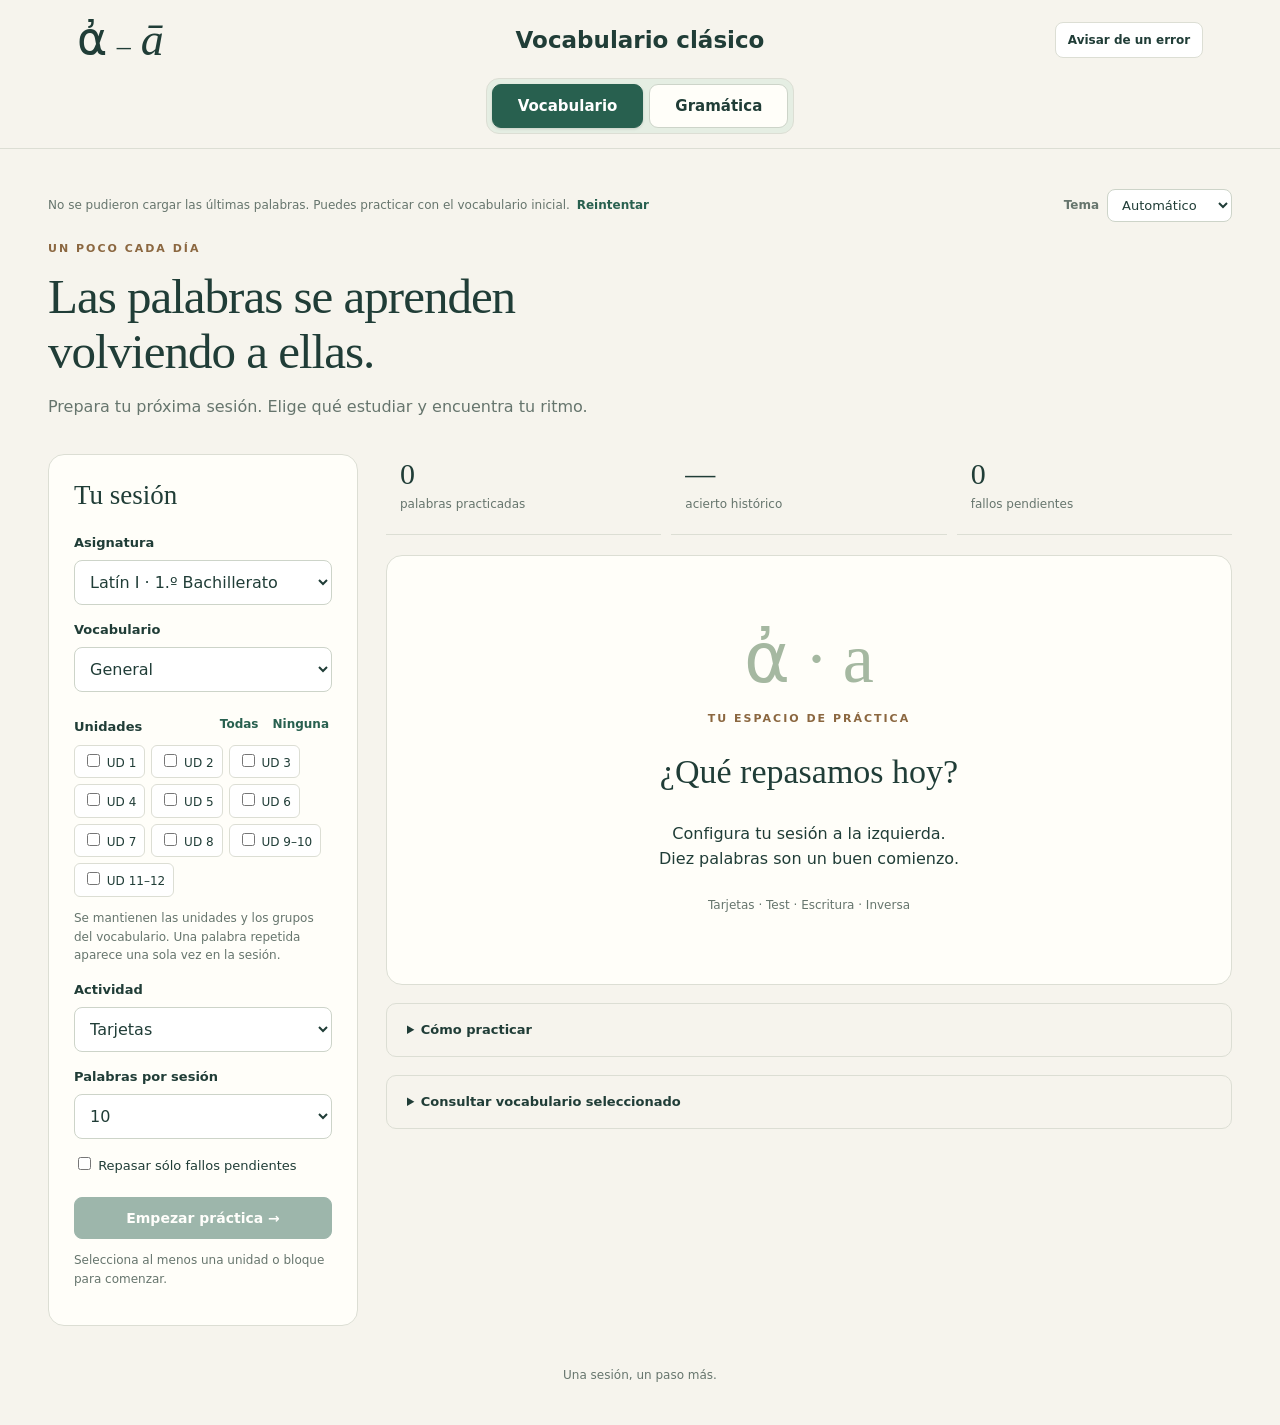
<file: index.html>
<!doctype html><html lang="es"><meta charset="utf-8"><meta name="viewport" content="width=device-width,initial-scale=1"><meta name="description" content="Practica el vocabulario original de Latín y Griego por unidades, con tarjetas, test y traducción."><link rel="icon" href="icons/favicon.ico?v=1" sizes="any"><link rel="icon" href="icons/favicon.svg?v=1" type="image/svg+xml"><link rel="apple-touch-icon" href="icons/apple-touch-icon.png"><meta name="theme-color" content="#203d37"><title>Vocabulario clásico · Tu espacio de práctica</title><script src="theme.js?v=1"></script><link rel="stylesheet" href="style.css?v=20261109-tabs1"><script src="data.js?v=20261112-atico1" defer></script><script src="scope.js?v=20261112" defer></script><script src="choice.js?v=20261112" defer></script><script src="app.js?v=20261112" defer></script><script src="config.js" defer></script><script src="teacher.js?v=20261113-alumnos" defer></script><body><header><a href="./" class="brand" aria-label="Inicio"><span class="brand-mark" lang="grc" aria-hidden="true">ἀ</span><span class="brand-dash" aria-hidden="true">–</span><span class="brand-latin" lang="la" aria-hidden="true">ā</span></a><a href="./" class="header-title">Vocabulario clásico</a><div class="header-actions"><button id="open-report" type="button">Avisar de un error</button></div><nav class="topnav" aria-label="Secciones de estudio"><a class="study-tab" href="./" aria-current="page">Vocabulario</a><a class="study-tab" href="gramatica.html">Gramática</a></nav></header><main><div class="page-toolbar"><p id="cloud-status" class="small" role="status">Cargando las últimas palabras…</p><div class="theme-picker"><label for="theme-select">Tema</label><select id="theme-select"><option value="system">Automático</option><option value="light">Claro</option><option value="dark">Oscuro</option></select></div></div><section class="intro"><p class="eyebrow">UN POCO CADA DÍA</p><h1>Las palabras se aprenden<br>volviendo a ellas.</h1><p>Prepara tu próxima sesión. Elige qué estudiar y encuentra tu ritmo.</p></section><div class="layout"><aside class="panel"><h2>Tu sesión</h2><label for="subject">Asignatura</label><select id="subject"><option value="lat1">Latín I · 1.º Bachillerato</option><option value="lat2">Latín II · 2.º Bachillerato</option><option value="lat4">Latín · 4.º ESO</option><option value="gr1">Griego I (ático) · Bachillerato</option></select><label for="corpus">Vocabulario</label><select id="corpus"><option value="general">General</option><option value="examen">Sólo de examen</option></select><div class="unithead"><label id="unit-label">Unidades</label><button id="all" class="text">Todas</button><button id="none" class="text">Ninguna</button></div><div id="units" class="units"></div><p id="scope" class="small"></p><label for="activity">Actividad</label><select id="activity"><option value="cards">Tarjetas</option><option value="choice">Opción múltiple</option><option value="write">Escritura de traducción</option><option value="inverse">Inversa · español → lengua clásica</option><option value="random">Examen aleatorio</option></select><label for="length">Palabras por sesión</label><select id="length"><option>10</option><option>20</option><option>50</option><option value="all">Todas las seleccionadas</option></select><label class="check"><input id="errors" type="checkbox"> Repasar sólo fallos pendientes</label><button id="start" class="primary">Empezar práctica →</button><p id="available" class="small" aria-live="polite"></p></aside><section><div class="stats"><div><b id="learned">0</b><span>palabras practicadas</span></div><div><b id="accuracy">—</b><span>acierto histórico</span></div><div><b id="pending">0</b><span>fallos pendientes</span></div></div><article id="practice" class="practice" aria-live="polite"></article><details class="help"><summary>Cómo practicar</summary><p>1. Selecciona asignatura, general o examen y marca explícitamente una o varias unidades (al entrar no hay ninguna marcada). 2. Elige actividad y pulsa Empezar. 3. Tras corregir, pulsa Siguiente. Los fallos se guardan para repasarlos después. El botón Todas incluye también los bloques sin unidad acreditada, si los hay.</p><p>Las tarjetas se autoevalúan. Escritura acepta cualquiera de los sinónimos incluidos en el vocabulario, mayúsculas, tildes y variantes de género como bueno/buena. No se exige escribir todas las acepciones. En inversa basta el lema; en griego se ignoran acentos y espíritus. No se aceptan aproximaciones por semejanza que puedan confundir palabras distintas.</p><p>Progreso y fallos se guardan en este navegador y dispositivo. No se sincronizan entre dispositivos. Una respuesta correcta elimina ese fallo pendiente. Al cambiar de asignatura se desmarcan las unidades; al pasar entre General y Examen sólo se conservan las que coincidan. Cambiar la selección o el repaso de fallos cancela la sesión en curso para impedir que sigan apareciendo palabras del filtro anterior.</p><p>Las palabras repetidas se presentan una sola vez y conservan sus unidades y acepciones. Las entradas sin traducción no se incluyen en los ejercicios.</p><p>En Griego general, 148 entradas tienen correspondencia con las unidades de examen y 184 quedan sin unidad acreditada. Los grupos de unidades se mantienen unidos; no se asignan unidades por traducción o parecido ortográfico.</p><button id="export" class="secondary">Exportar progreso</button> <label class="import">Importar progreso <input type="file" id="import" accept="application/json"></label><p id="storage" role="status"></p></details><details class="help"><summary>Consultar vocabulario seleccionado</summary><label for="search">Buscar forma o traducción</label><input id="search" placeholder="Escribe una palabra…"><div id="dictionary"></div></details></section></div><footer>Una sesión, un paso más.</footer></main><dialog id="report-dialog" aria-labelledby="report-title"></dialog></body></html>
</file>
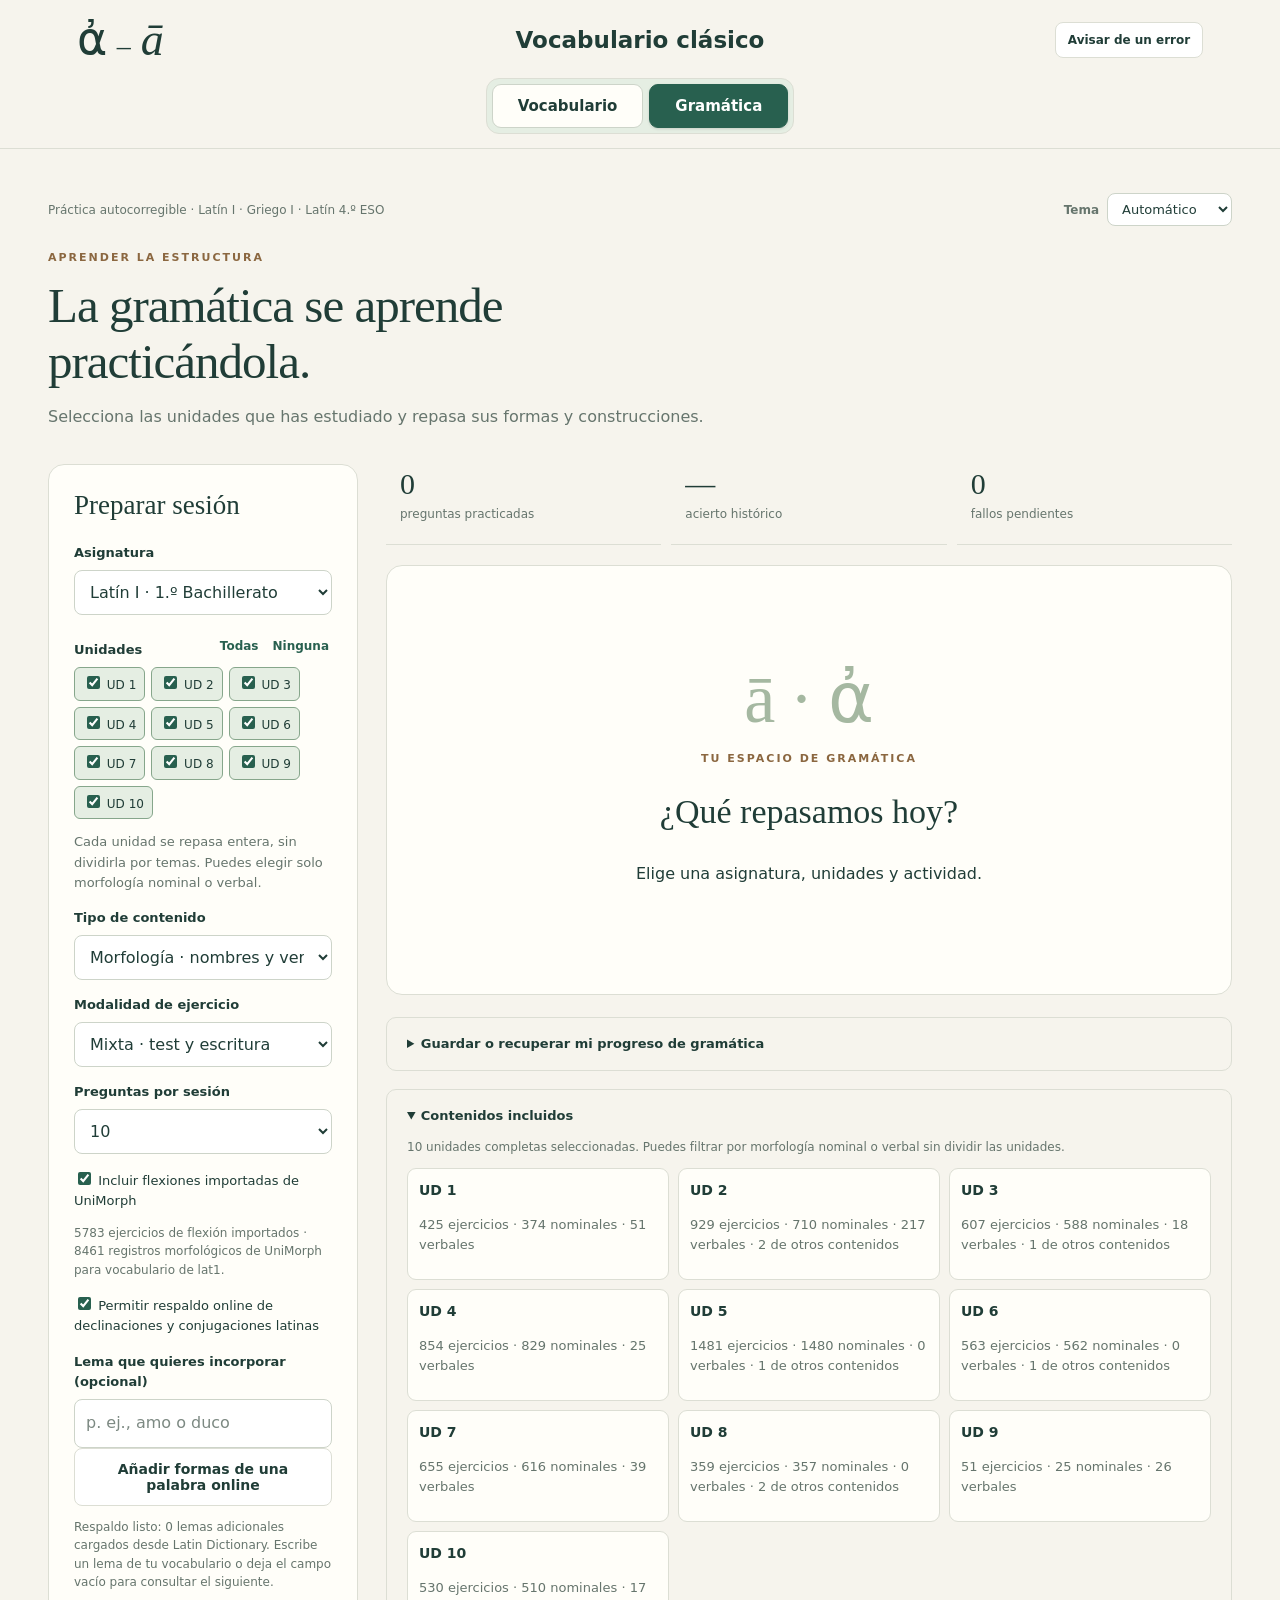
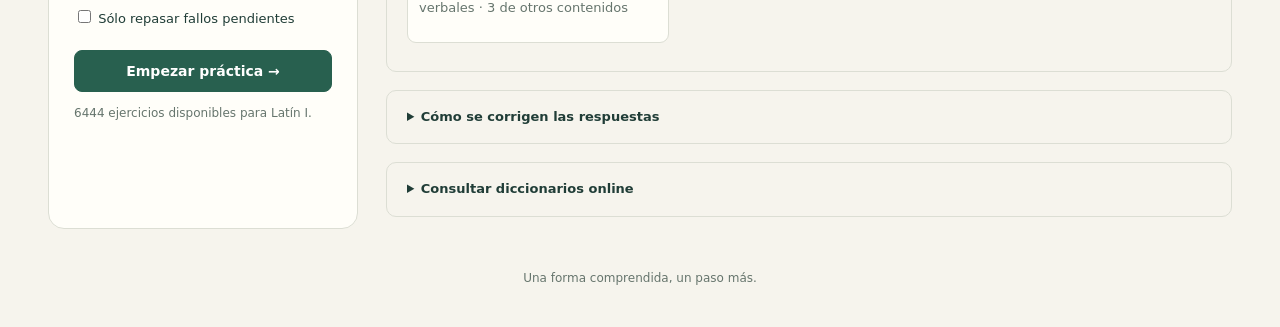
<file: gramatica.html>
<!doctype html>
<html lang="es"><head><meta charset="utf-8"><meta name="viewport" content="width=device-width,initial-scale=1">
<meta name="description" content="Ejercicios autocorregibles de gramática de Latín I, Griego I y Latín de 4.º ESO por unidades.">
<title>Repaso de gramática · Vocabulario clásico</title>
<link rel="icon" href="icons/favicon.svg" type="image/svg+xml">
<script src="theme.js"></script>
<link rel="stylesheet" href="style.css?v=20261109-tabs1">
<link rel="stylesheet" href="gramatica.css?v=1">
<script src="data.js?v=20261112-atico1" defer></script>
<script src="gramatica-contenidos.js" defer></script>
<script src="gramatica-enunciados.js?v=1" defer></script>
<script src="gramatica-paradigmas.js" defer></script>
<script src="gramatica-latin-imperfectos.js?v=1" defer></script>
<script src="gramatica-griego-ampliacion.js?v=1" defer></script>
<script src="gramatica-importada.js?v=3" defer></script>
<script src="gramatica-respaldo-online.js?v=1" defer></script>
<script src="gramatica.js?v=5" defer></script>
<script src="gramatica-progreso.js?v=20261120" defer></script>
<script src="config.js" defer></script>
<script src="gramatica-admin.js?v=20261113-avisos" defer></script>
</head><body>
<header><a href="./" class="brand" aria-label="Inicio"><span class="brand-mark" lang="grc">ἀ</span><span class="brand-dash">–</span><span class="brand-latin" lang="la">ā</span></a><a href="./" class="header-title">Vocabulario clásico</a>
<div class="header-actions"><button id="open-report" type="button">Avisar de un error</button></div>
<nav class="topnav" aria-label="Secciones de estudio"><a class="study-tab" href="./">Vocabulario</a><a class="study-tab" href="gramatica.html" aria-current="page">Gramática</a></nav></header>
<main>
<div class="page-toolbar"><p class="small">Práctica autocorregible · Latín I · Griego I · Latín 4.º ESO</p><div class="theme-picker"><label for="theme-select">Tema</label><select id="theme-select"><option value="system">Automático</option><option value="light">Claro</option><option value="dark">Oscuro</option></select></div></div>
<section class="intro"><p class="eyebrow">APRENDER LA ESTRUCTURA</p><h1>La gramática se aprende<br>practicándola.</h1><p>Selecciona las unidades que has estudiado y repasa sus formas y construcciones.</p></section>
<div class="layout"><aside class="panel">
<h2>Preparar sesión</h2>
<label for="subject">Asignatura</label><select id="subject"><option value="lat1">Latín I · 1.º Bachillerato</option><option value="gr1">Griego I · 1.º Bachillerato</option><option value="lat4">Latín · 4.º ESO</option></select>
<div class="unithead"><label id="unit-label">Unidades</label><button id="all" class="text" type="button">Todas</button><button id="none" class="text" type="button">Ninguna</button></div><div id="units" class="units" role="group" aria-labelledby="unit-label"></div>
<p class="notice">Cada unidad se repasa entera, sin dividirla por temas. Puedes elegir solo morfología nominal o verbal.</p>
<label for="category">Tipo de contenido</label><select id="category"><option value="Morfología" selected>Morfología · nombres y verbos</option><option value="all">Todos · mezclados</option><option value="Morfología nominal">Morfología nominal</option><option value="Morfología verbal">Morfología verbal</option><option value="Sintaxis">Sintaxis</option><option value="Conceptos">Fundamentos / conceptos</option></select>
<label for="answer-mode">Modalidad de ejercicio</label><select id="answer-mode"><option value="all">Mixta · test y escritura</option><option value="choice">Test de reconocimiento</option><option value="write">Escritura de flexiones</option></select>
<label for="length">Preguntas por sesión</label><select id="length"><option>10</option><option>20</option><option>50</option><option value="all">Todas las disponibles</option></select>
<label class="check"><input id="include-imported" type="checkbox" checked> Incluir flexiones importadas de UniMorph</label>
<p id="imported-status" class="small" aria-live="polite">Buscando índices de UniMorph…</p>
<label class="check"><input id="include-online" type="checkbox" checked> Permitir respaldo online de declinaciones y conjugaciones latinas</label>
<label for="online-lemma">Lema que quieres incorporar (opcional)</label><input id="online-lemma" type="text" maxlength="60" autocomplete="off" placeholder="p. ej., amo o duco">
<button type="button" id="online-add">Añadir formas de una palabra online</button>
<p id="online-status" class="small" aria-live="polite">Respaldo disponible previa consulta, sin modificar los ejercicios locales.</p>
<details id="online-attribution" class="help" hidden><summary>Fuente y atribución de las formas consultadas</summary><p id="online-attribution-text" class="small"></p></details>
<label class="check"><input id="errors" type="checkbox"> Sólo repasar fallos pendientes</label>
<button type="button" id="start" class="primary" disabled>Empezar práctica →</button>
<p id="available" class="small" role="status" aria-live="polite"></p>
</aside>
<section>
<div class="stats"><div><b id="learned">0</b><span>preguntas practicadas</span></div><div><b id="accuracy">—</b><span>acierto histórico</span></div><div><b id="pending">0</b><span>fallos pendientes</span></div></div>
<article id="practice" class="practice" aria-live="polite">
<div class="empty-symbol">ā · ἀ</div><p class="eyebrow">TU ESPACIO DE GRAMÁTICA</p><h2>¿Qué repasamos hoy?</h2><p>Elige una asignatura, unidades y actividad.</p></article>
<div class="grammar-help">
<details class="help" open><summary>Contenidos incluidos</summary><p id="topic-summary" class="small"></p><div id="outline"></div></details>
<details class="help"><summary>Cómo se corrigen las respuestas</summary>
<p>Los ejercicios de test se corrigen según soluciones y análisis gramaticales definidos. En la escritura de declinaciones y conjugaciones se comparan las formas de paradigmas revisables, no se predice una respuesta por semejanza ortográfica.</p>
<p>Se aceptan tildes y macrones latinos opcionales; en griego no se exigen acentos ni espíritus, pero se distingue la iota suscrita. También se admiten las variantes de ν móvil expresamente indicadas. Las formas ambiguas no se emplean en preguntas de análisis único.</p>
<p>Las flexiones de UniMorph son importadas mediante un proceso completo de lectura de los corpus originales y filtradas por los lemas del vocabulario del curso, por la unidad de adquisición y por la unidad de introducción del contenido gramatical. En las respuestas griegas la iota suscrita se mantiene diferenciada; no se aplican formas inventadas.</p><p>Las unidades se estudian completas y la UD 0 no se ofrece. Los enunciados completos se toman del vocabulario docente cuando están disponibles. El temario y la distribución proceden del documento aportado para los tres cursos. Las preguntas son ejemplos didácticos creados a partir de esos epígrafes, no una transcripción del libro de teoría. Un tema está representado en el banco aunque no estén cubiertas todas las formas de todos los lemas.</p>
<p>Los resultados se guardan solo en este navegador y no se transmiten a un servidor. También puedes usar el <a href="morfologia.html">ejercicio complementario de verbos latinos</a> conectado al banco del generador de exámenes.</p>
</details>
<details class="help"><summary>Consultar diccionarios online</summary>
<p>Consulta complementaria para formas aún no incorporadas a la autocorrección. El resultado se abre en la página del diccionario, no modifica las respuestas de los ejercicios.</p>
<p><a href="https://outils.biblissima.fr/fr/collatinus-web/" target="_blank" rel="noopener noreferrer">Collatinus · latín</a> · <a href="https://outils.biblissima.fr/en/eulexis-web/" target="_blank" rel="noopener noreferrer">Eulexis · griego</a> · <a href="https://logeion.uchicago.edu/" target="_blank" rel="noopener noreferrer">Logeion · léxico latino y griego</a></p>
<p class="small">El respaldo opcional de ejercicios latinos consulta las tablas estructuradas de Latin Dictionary, comprueba el enunciado del vocabulario y muestra sus preguntas con la misma tarjeta y corrección que el banco local. Los enlaces a Collatinus, Eulexis y Logeion son referencias externas, no fuentes de corrección automática.</p><p class="small">Fuente del respaldo: <a href="https://latindictionary.co/docs/api" target="_blank" rel="noopener noreferrer">Latin Dictionary API</a>; datos lexicográficos de Wikcionario y Perseus, entre otras fuentes, con atribución y licencias indicadas por su proveedor.</p>
</details>
</div>
</section></div><footer>Una forma comprendida, un paso más.</footer>
</main><dialog id="report-dialog" aria-labelledby="report-title"></dialog></body></html>
</file>
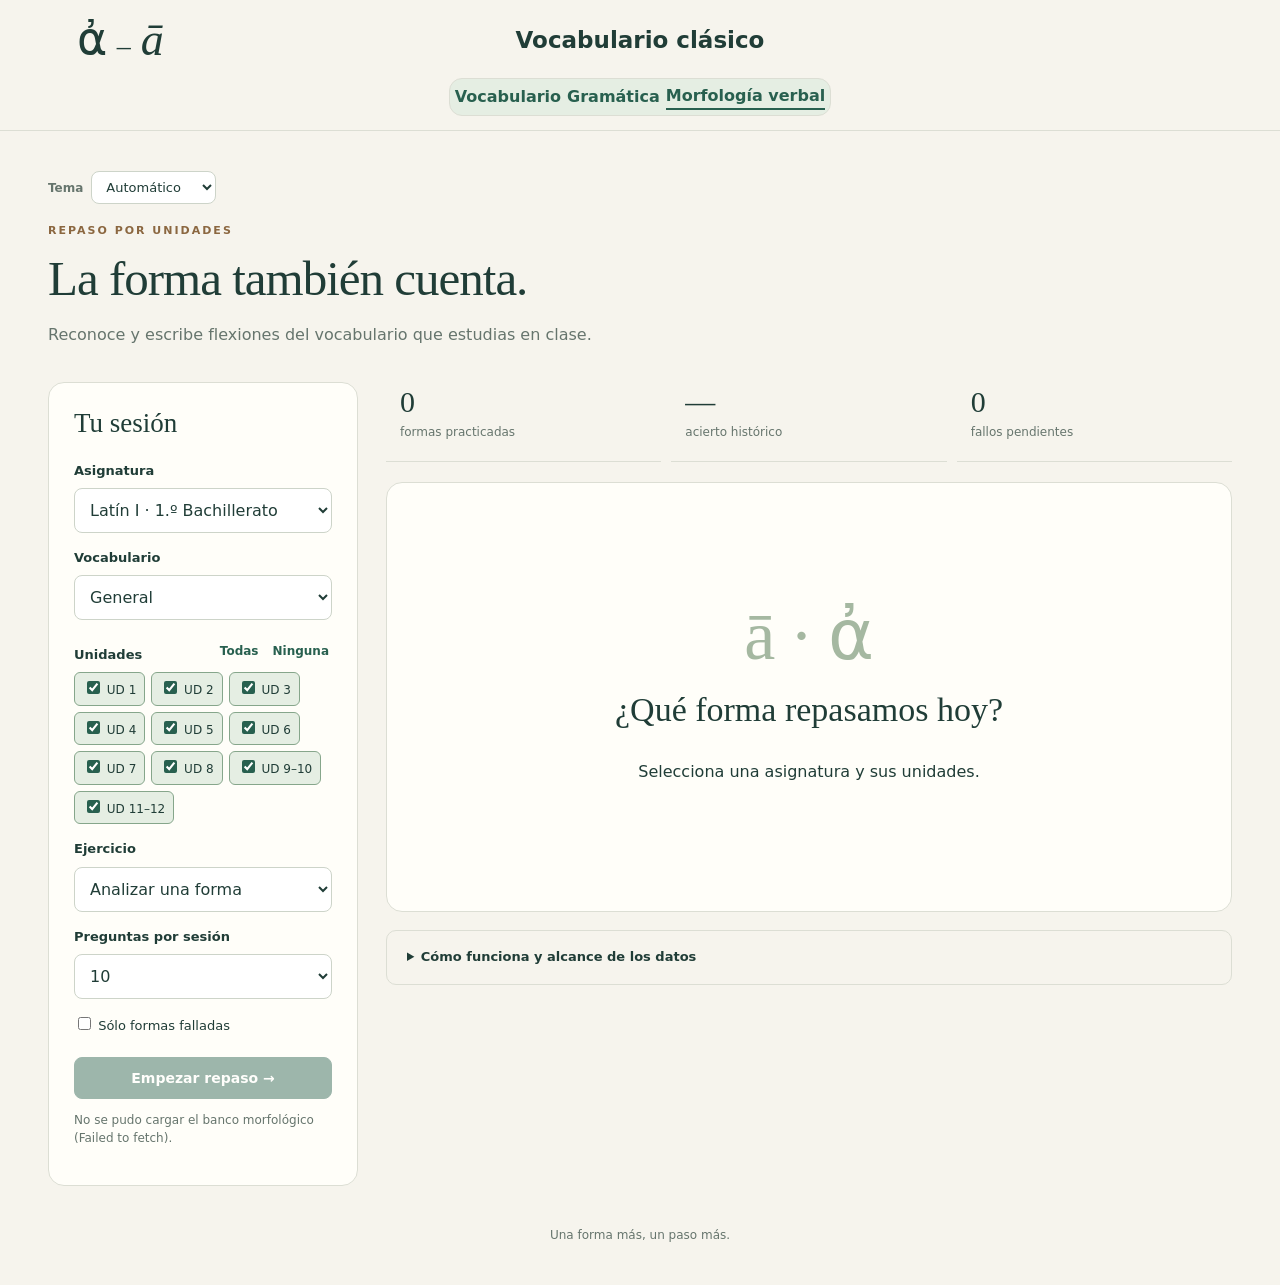
<file: morfologia.html>
<!doctype html>
<html lang="es"><head><meta charset="utf-8"><meta name="viewport" content="width=device-width,initial-scale=1">
<meta name="description" content="Repasa la morfología latina por unidades mediante ejercicios autocorregibles.">
<title>Repaso de morfología · Vocabulario clásico</title>
<link rel="icon" href="icons/favicon.svg" type="image/svg+xml"><script src="theme.js"></script>
<link rel="stylesheet" href="style.css?v=20261108-theme1">
<link rel="stylesheet" href="morfologia.css?v=1">
<script src="data.js?v=20261112-atico1" defer></script><script src="morfologia.js?v=1" defer></script>
</head><body>
<header><a href="./" class="brand" aria-label="Inicio"><span class="brand-mark" lang="grc">ἀ</span><span class="brand-dash">–</span><span class="brand-latin" lang="la">ā</span></a><a href="./" class="header-title">Vocabulario clásico</a><nav class="topnav"><a href="./">Vocabulario</a><a href="gramatica.html">Gramática</a><a href="morfologia.html" aria-current="page">Morfología verbal</a></nav></header>
<main><div class="page-toolbar"><div class="theme-picker"><label for="theme-select">Tema</label><select id="theme-select"><option value="system">Automático</option><option value="light">Claro</option><option value="dark">Oscuro</option></select></div></div>
<section class="intro"><p class="eyebrow">REPASO POR UNIDADES</p><h1>La forma también cuenta.</h1><p>Reconoce y escribe flexiones del vocabulario que estudias en clase.</p></section>
<div class="layout"><aside class="panel"><h2>Tu sesión</h2>
<label for="subject">Asignatura</label><select id="subject"><option value="lat1">Latín I · 1.º Bachillerato</option><option value="lat2">Latín II · 2.º Bachillerato</option><option value="lat4">Latín · 4.º ESO</option><option value="gr1">Griego I · Bachillerato</option></select>
<label for="corpus">Vocabulario</label><select id="corpus"><option value="general">General</option><option value="examen">Sólo de examen</option></select>
<div class="unithead"><label id="unit-label">Unidades</label><button id="all" type="button" class="text">Todas</button><button id="none" type="button" class="text">Ninguna</button></div><div id="units" class="units"></div>
<label for="activity">Ejercicio</label><select id="activity"><option value="analyze">Analizar una forma</option><option value="produce">Escribir la flexión</option><option value="mixed">Mixto</option></select>
<label for="length">Preguntas por sesión</label><select id="length"><option>10</option><option>20</option><option>50</option><option value="all">Todas las disponibles</option></select>
<label class="check"><input id="errors" type="checkbox"> Sólo formas falladas</label>
<button id="start" class="primary" type="button" disabled>Empezar repaso →</button><p id="available" class="small" role="status"></p></aside>
<section><div class="stats"><div><b id="learned">0</b><span>formas practicadas</span></div><div><b id="accuracy">—</b><span>acierto histórico</span></div><div><b id="pending">0</b><span>fallos pendientes</span></div></div>
<article id="practice" class="practice" aria-live="polite"><div class="empty-symbol">ā · ἀ</div><h2>¿Qué forma repasamos hoy?</h2><p>Selecciona una asignatura y sus unidades.</p></article>
<details class="help"><summary>Cómo funciona y alcance de los datos</summary>
<p>Los ejercicios se construyen sólo con formas de un banco morfológico publicado que coinciden con lemas del vocabulario seleccionado. La selección de unidades procede de esta web, no se deduce por semejanza con otras palabras.</p>
<p>Esta versión utiliza las formas verbales latinas clasificadas del <a href="https://github.com/ArchaiosMagister/GeneradorExamenes">Generador de exámenes</a>, procedentes de UniMorph. Se limita a formas personales del presente de indicativo activo; no afirma disponer de paradigmas nominales ni griegos cuando aún faltan los índices.</p>
<p>En la escritura se aceptan formas gráficas con o sin macrones. En el análisis se excluyen formas con rasgos contradictorios para un mismo lema. Los fallos y aciertos se guardan únicamente en este navegador.</p>
<p><a href="https://github.com/unimorph/lat">Fuente original: UniMorph Latin</a>. Consulta la procedencia y condiciones de reutilización de estos datos antes de redistribuirlos.</p></details></section></div>
<footer>Una forma más, un paso más.</footer></main></body></html>
</file>
<file: style.css>
:root{color-scheme:light;--ink:#203d37;--green:#28604f;--paper:#f6f4ed;--line:#dcded4;--muted:#66756d;--surface:#fffef9;--control:#fff;--control-line:#cdd4c9;--primary-text:#fff;--accent:#8b6740;--selected:#e5eee3;--selected-line:#86a68b;--success:#edf2e7;--error:#f8eae1;--error-ink:#8a3022;--track:#e7eadf;--bar:#7d9b69;--badge:#dfeade;--symbol:#a5b8a1}*{box-sizing:border-box}body{margin:0;background:var(--paper);color:var(--ink);font:16px/1.55 system-ui,sans-serif}header{height:84px;border-bottom:1px solid var(--line);display:flex;align-items:center;justify-content:space-between;padding:0 6%}.brand{font:38px Georgia;color:var(--ink);text-decoration:none;display:flex;gap:15px;align-items:center}.brand span{font:600 19px system-ui}.tag,.eyebrow{font-size:11px;letter-spacing:2px;font-weight:700}main{max-width:1240px;margin:auto;padding:40px 28px}.intro{margin:0 0 34px}.eyebrow{color:var(--accent)}h1{font:normal clamp(32px,4vw,49px)/1.13 Georgia;margin:12px 0 16px;letter-spacing:-1px}.intro p:last-child{color:var(--muted)}h2{font:normal 27px Georgia;margin:0 0 22px}.layout{display:grid;grid-template-columns:310px 1fr;gap:28px}.panel{background:var(--surface);border:1px solid var(--line);border-radius:16px;padding:25px}label{display:block;font-size:13px;font-weight:650;margin:15px 0 7px}select,input:not([type=checkbox]):not([type=file]){width:100%;font:inherit;border:1px solid var(--control-line);border-radius:8px;padding:11px;background:var(--control);color:var(--ink)}button{cursor:pointer;font:600 14px system-ui;border-radius:8px;padding:12px 18px;border:1px solid var(--line);background:var(--control);color:var(--ink)}button:hover{filter:brightness(.96)}button:focus-visible,a:focus-visible,input:focus-visible,select:focus-visible,summary:focus-visible{outline:3px solid #bb8e4b;outline-offset:3px}button:disabled{opacity:.45;cursor:default}.primary{background:var(--green);color:var(--primary-text);border-color:var(--green)}#start{width:100%;margin-top:14px}.text{background:none;border:0;padding:3px;font-size:12px;color:var(--green)}.unithead{display:flex;align-items:center;gap:8px;margin-top:10px}.unithead label{margin-right:auto}.units{display:flex;flex-wrap:wrap;gap:6px}.units label{font-weight:400;margin:0;border:1px solid var(--line);border-radius:6px;padding:5px 8px;background:var(--control);font-size:12px}.units label:has(input:checked){background:var(--selected);border-color:var(--selected-line)}input[type=checkbox]{accent-color:var(--green)}.small{font-size:12px;color:var(--muted)}.check{font-weight:400}.stats{display:grid;grid-template-columns:repeat(3,1fr);gap:10px;margin-bottom:20px}.stats div{border-bottom:1px solid var(--line);padding:3px 14px 18px}.stats b{display:block;font:30px Georgia}.stats span{font-size:12px;color:var(--muted)}.practice{min-height:430px;background:var(--surface);border:1px solid var(--line);border-radius:16px;padding:32px;text-align:center;display:flex;flex-direction:column;justify-content:center}.empty-symbol{font:70px Georgia;color:var(--symbol)}.practice h2{font-size:34px;margin:15px 0}.practice .word{font:normal clamp(26px,3vw,39px)/1.5 Georgia;overflow-wrap:anywhere;margin:28px 0}.practice .small{margin:8px 0}.progress{height:5px;background:var(--track);border-radius:5px;overflow:hidden;margin-bottom:20px}.progress div{height:100%;background:var(--bar)}.topline{display:flex;justify-content:space-between;font-size:12px;color:var(--muted)}.actions{display:flex;gap:10px;justify-content:center;flex-wrap:wrap;margin-top:20px}.choices{display:grid;grid-template-columns:1fr 1fr;gap:10px}.choices button{text-align:left;font-weight:400;min-height:58px}.feedback{padding:16px;border-radius:8px;background:var(--success);text-align:left;margin-top:18px}.feedback.bad{background:var(--error)}.original{font:18px/1.6 Georgia}.help{margin-top:18px;border:1px solid var(--line);border-radius:10px;padding:16px 20px;font-size:13px}.help p{color:var(--muted)}summary{cursor:pointer;font-weight:600}.dictrow{border-bottom:1px solid var(--line);padding:12px 0}.dictrow small{display:block;color:var(--muted)}#dictionary{max-height:450px;overflow:auto}footer{font-size:12px;color:var(--muted);margin-top:40px;text-align:center}.import{display:inline-block;border:1px solid var(--line);padding:10px;border-radius:8px;cursor:pointer}.import input{max-width:180px}table{width:100%;text-align:left;border-collapse:collapse;font-size:12px}td,th{padding:7px;border-bottom:1px solid var(--line)}@media(max-width:760px){.layout{grid-template-columns:1fr}main{padding:25px 16px}.intro br{display:none}.practice{padding:22px}.stats div{padding:8px}.tag{display:none}.choices{grid-template-columns:1fr}.panel{padding:20px}header{height:68px}}
.topnav{display:flex;gap:10px}.topnav button{font-size:12px;padding:10px 12px}dialog{border:1px solid var(--line);border-radius:16px;background:var(--paper);color:var(--ink);width:min(900px,94vw);max-height:90vh;padding:25px}dialog::backdrop{background:#142c2666}dialog h2{margin:0}dialog h3{font:24px Georgia;margin:26px 0 12px}.dialoghead{display:flex;justify-content:space-between;gap:15px;align-items:center}.formgrid{display:grid;grid-template-columns:1fr 1fr;gap:16px}.wide{grid-column:1/-1}textarea{width:100%;resize:vertical;min-height:90px;font:inherit;color:var(--ink);border:1px solid var(--control-line);padding:10px;border-radius:8px}.notice{font-size:13px;color:var(--muted)}.form-status{min-height:24px;font-size:14px;white-space:pre-wrap}.form-status.error{color:var(--error-ink)}.form-status.success{color:var(--green)}.cardrow{padding:16px;background:var(--surface);border:1px solid var(--line);border-radius:10px;margin:12px 0}.cardrow p{margin:8px 0;white-space:pre-wrap;overflow-wrap:anywhere}.cardrow .meta{color:var(--muted);font-size:12px}.toolbar{display:flex;gap:10px;align-items:center;flex-wrap:wrap}.toolbar select{width:auto}.teacher-section{border-top:1px solid var(--line);margin-top:25px}.private-badge{background:var(--badge);padding:4px 9px;border-radius:6px;font-size:12px}#teacher-content[hidden],#teacher-login[hidden]{display:none}.honeypot{position:absolute;left:-9999px}.list-scroll{max-height:420px;overflow:auto}.codebox{font-family:monospace;overflow-wrap:anywhere}@media(max-width:760px){.topnav{gap:5px}.topnav button{padding:8px;font-size:11px}.brand span{font-size:14px}.brand{gap:7px;font-size:28px}.formgrid{grid-template-columns:1fr}.wide{grid-column:auto}dialog{padding:18px}header{padding:0 14px}}

/* Latin forms only; translations and Greek keep their normal style. */
.latin-term{font-style:italic}i.latin-term{font-family:Georgia,serif}

/* The title stays at the page center, independent of the side controls. */
header{display:grid;grid-template-columns:minmax(0,1fr) auto minmax(0,1fr);gap:20px;align-items:center}
.brand{justify-self:start;align-items:baseline;gap:10px;line-height:1;white-space:nowrap}
.brand .brand-mark,.brand .brand-latin{display:block;font:normal 46px/1.1 Georgia,"Times New Roman",serif}
.brand .brand-latin{font-style:italic}
.brand .brand-dash{font:normal 28px/1 Georgia,serif}
.header-title{justify-self:center;font:600 23px/1.2 system-ui,sans-serif;color:var(--ink);text-decoration:none;white-space:nowrap}
.topnav{justify-self:end}
@media(max-width:900px){
 header{height:auto;min-height:84px;grid-template-columns:minmax(0,1fr) auto;gap:8px 12px;padding:12px 14px}
 .header-title{grid-column:1/-1;grid-row:1;font-size:21px}
 .brand{grid-column:1;grid-row:2;gap:7px}
 .brand .brand-mark,.brand .brand-latin{font-size:36px}
 .brand .brand-dash{font-size:24px}
 .topnav{grid-column:2;grid-row:2}
}
@media(max-width:480px){.header-title{font-size:20px}.brand .brand-mark,.brand .brand-latin{font-size:32px}}

:root[data-theme="dark"]{color-scheme:dark;--ink:#e8eee5;--green:#9fc7ab;--paper:#101b18;--line:#365046;--muted:#b1bdb3;--surface:#182823;--control:#20352d;--control-line:#4c6758;--primary-text:#112319;--accent:#d6b178;--selected:#294936;--selected-line:#6e9b7b;--success:#213b2b;--error:#492c28;--error-ink:#f1b4a3;--track:#2e4438;--bar:#8dac79;--badge:#294332;--symbol:#7d9b85}
a{color:var(--green)}input::placeholder,textarea::placeholder{color:var(--muted);opacity:.85}
.page-toolbar{display:flex;align-items:center;justify-content:space-between;gap:16px;margin-bottom:18px;flex-wrap:wrap}
.page-toolbar #cloud-status{margin:0;flex:1;min-width:180px}
.theme-picker{display:flex;align-items:center;gap:8px}
.theme-picker label{margin:0;font-size:12px;color:var(--muted)}
.theme-picker select{width:auto;min-width:125px;padding:7px 10px;font-size:13px}
:root[data-theme="dark"] dialog::backdrop{background:#0009}
@media(max-width:480px){.page-toolbar{gap:12px}.theme-picker{margin-left:auto}}


/* Navegación principal compartida por ambas páginas. */
header{
  height:auto;min-height:0;
  display:grid;
  grid-template-columns:minmax(0,1fr) auto minmax(0,1fr);
  grid-template-rows:auto auto;
  gap:12px 18px;
  padding:15px 6% 14px;
}
header .brand{grid-column:1;grid-row:1;justify-self:start}
header .header-title{grid-column:2;grid-row:1;justify-self:center}
header .header-actions{
  grid-column:3;grid-row:1;justify-self:end;
  display:flex;align-items:center;gap:8px;
}
header .header-actions button{font-size:12px;padding:10px 12px;white-space:nowrap}
header .topnav{
  grid-column:1/-1;grid-row:2;
  justify-self:center;
  width:max-content;max-width:100%;
  display:flex;align-items:center;justify-content:center;
  gap:6px;padding:5px;
  border:1px solid var(--line);border-radius:13px;
  background:var(--selected);
}
header .topnav .study-tab{
  display:inline-flex;align-items:center;justify-content:center;
  min-height:44px;padding:10px 25px;
  border:1px solid var(--control-line);border-radius:9px;
  background:var(--surface);color:var(--ink);
  font:750 15px/1.2 system-ui,sans-serif;
  text-decoration:none;white-space:nowrap;
  transition:background-color .15s ease,border-color .15s ease;
}
header .topnav .study-tab:hover{
  border-color:var(--selected-line);background:var(--control);
}
header .topnav .study-tab[aria-current="page"]{
  background:var(--green);border-color:var(--green);
  color:var(--primary-text);box-shadow:0 1px 3px #0002;
}
header .topnav .study-tab[aria-current="page"]:hover{
  background:var(--green);color:var(--primary-text);
}
header .topnav .study-tab:focus-visible{
  outline:3px solid var(--accent);outline-offset:3px;
}
@media(max-width:950px){
  header{grid-template-columns:minmax(0,1fr) auto;grid-template-rows:auto auto auto;gap:10px 12px;padding:14px}
  header .header-title{grid-column:1/-1;grid-row:1}
  header .brand{grid-column:1;grid-row:2}
  header .header-actions{grid-column:2;grid-row:2}
  header .topnav{grid-column:1/-1;grid-row:3}
}
@media(max-width:620px){
  header{grid-template-columns:1fr;grid-template-rows:repeat(4,auto);gap:9px;padding:12px 14px}
  header .header-title{grid-column:1;grid-row:1;font-size:20px}
  header .brand{grid-column:1;grid-row:2;justify-self:center}
  header .brand .brand-mark,header .brand .brand-latin{font-size:28px}
  header .brand .brand-dash{font-size:20px}
  header .header-actions{grid-column:1;grid-row:3;justify-self:center;justify-content:center;flex-wrap:wrap}
  header .header-actions button{font-size:12px}
  header .topnav{grid-column:1;grid-row:4;width:100%;max-width:440px}
  header .topnav .study-tab{flex:1;min-width:0;padding:11px 10px;font-size:15px}
}
</file>
<file: gramatica.css>
.grammar-help{margin-top:22px}.grammar-help .help{margin-bottom:12px}.grammar-help #outline{display:grid;grid-template-columns:repeat(auto-fit,minmax(205px,1fr));gap:9px;margin:12px 0}.grammar-outline-item{padding:11px;border:1px solid var(--line);border-radius:9px;background:var(--surface)}.grammar-outline-item h3{font-size:14px;margin:0 0 6px}.grammar-outline-item ul{margin:0;padding-left:19px;font-size:12px;color:var(--muted)}.grammar-outline-item li{margin:4px 0}.grammar-question{font:normal clamp(23px,3.5vw,34px)/1.3 Georgia,serif;margin:20px 0 14px}.grammar-choices{display:grid;grid-template-columns:repeat(2,minmax(0,1fr));gap:10px;margin:15px 0}.grammar-choices button{text-align:left;min-height:54px}.grammar-actions{display:flex;flex-wrap:wrap;gap:10px;margin-top:18px}.grammar-feedback{padding:14px 17px;margin-top:15px;background:var(--success);border-radius:10px}.grammar-feedback.bad{background:var(--error);color:var(--error-ink)}.grammar-answer{border-top:1px solid var(--line);padding-top:10px;margin-top:10px}.grammar-detail{font-size:13px;color:var(--muted)}.grammar-form input{font:24px Georgia,serif}.grammar-form label{margin-bottom:8px}.grammar-word{font-family:Georgia,serif}.grammar-topic{display:flex;flex-wrap:wrap;gap:8px;align-items:center}.grammar-topic span{font-size:12px;color:var(--muted)}.grammar-skip{font-weight:500}.grammar-lesson{font-weight:600}@media(max-width:650px){.grammar-choices{grid-template-columns:1fr}}
</file>
<file: morfologia.css>
.topnav{display:flex;align-items:center;gap:18px}.topnav a{color:var(--green);font-weight:650;text-decoration:none}.topnav a[aria-current]{border-bottom:2px solid var(--green)}.morph-prompt{margin:16px 0 8px;font:normal clamp(30px,5vw,44px) Georgia,serif}.morph-choices{display:grid;grid-template-columns:repeat(2,minmax(0,1fr));gap:9px;margin:16px 0}.morph-choices button{text-align:left}.morph-tag{font-size:12px;color:var(--muted)}.morph-feedback{padding:14px 16px;margin-top:15px;border-radius:10px;background:var(--success)}.morph-feedback.bad{background:var(--error);color:var(--error-ink)}.morph-actions{display:flex;flex-wrap:wrap;gap:10px;margin-top:15px}.morph-word{font-family:Georgia,serif;font-style:italic}.morph-info{border-top:1px solid var(--line);padding-top:12px;margin-top:12px}@media(max-width:580px){.morph-choices{grid-template-columns:1fr}.topnav{gap:8px;font-size:12px}}
</file>
